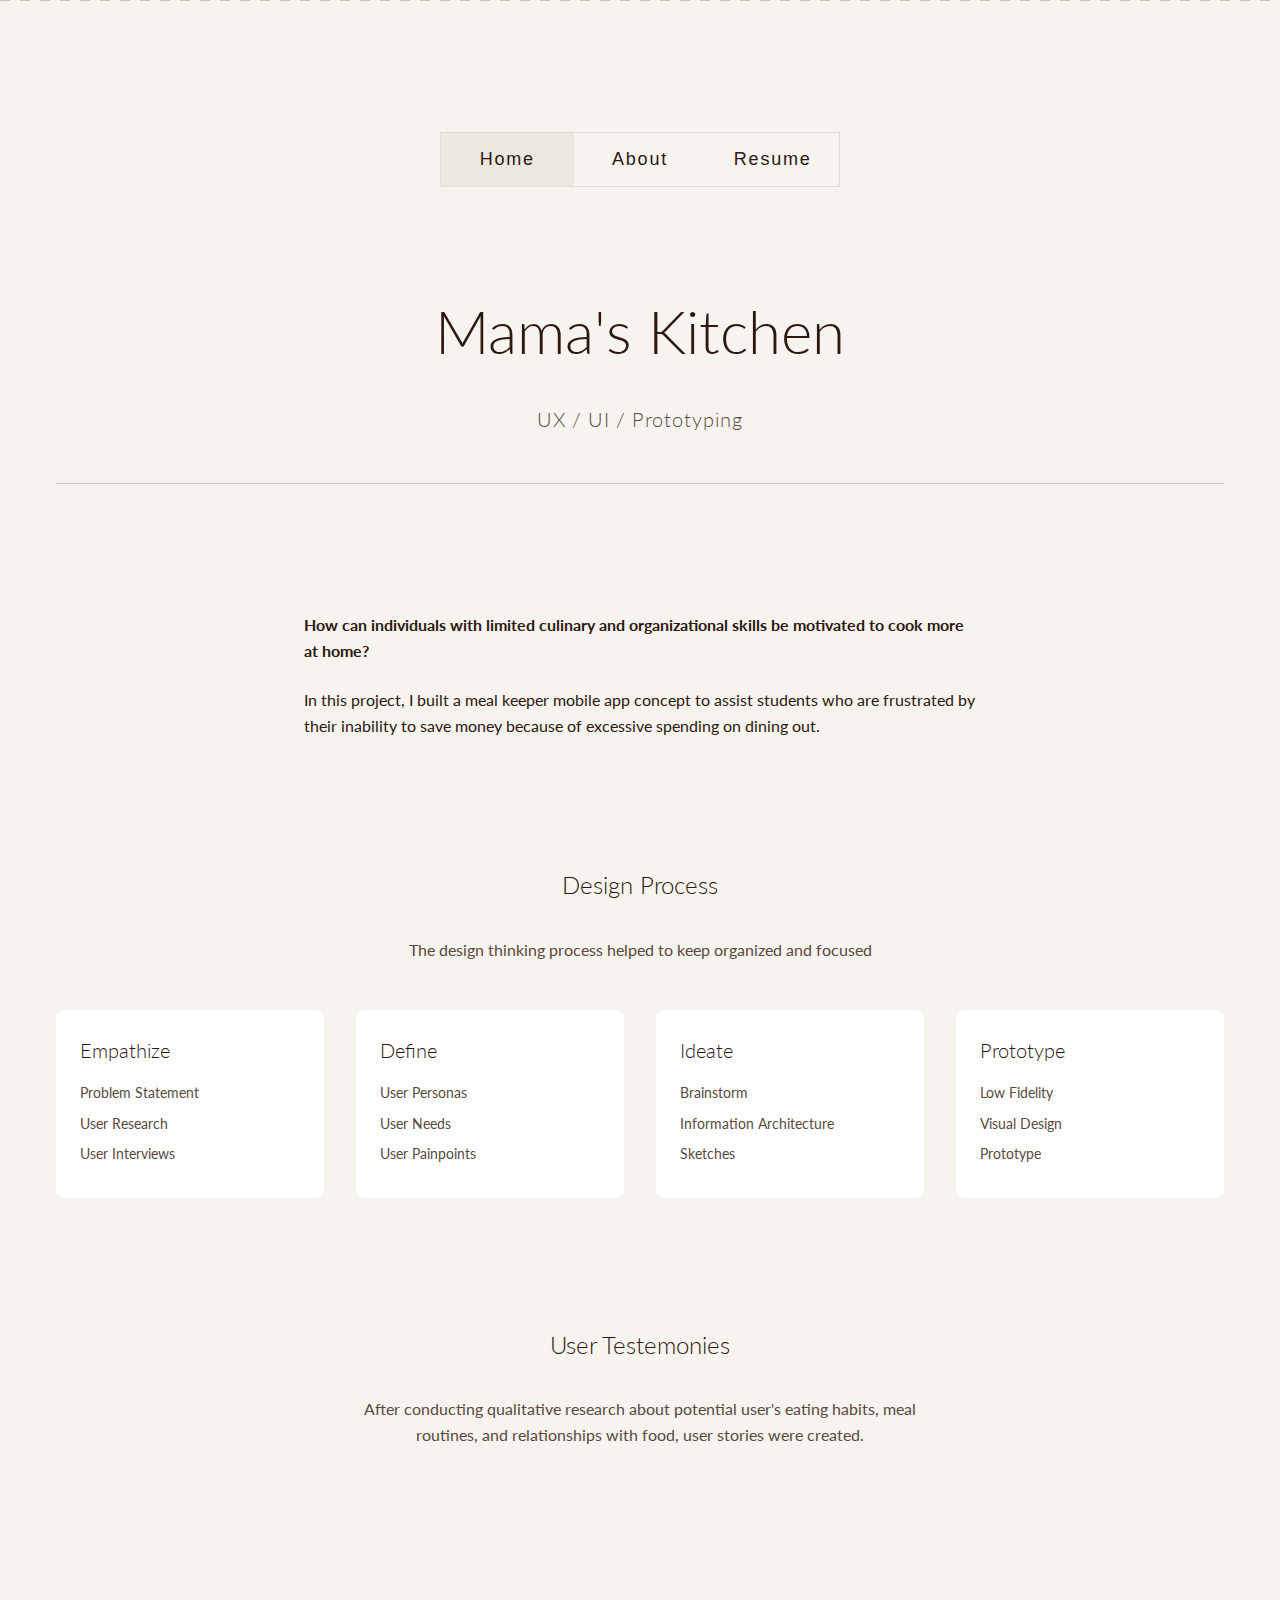
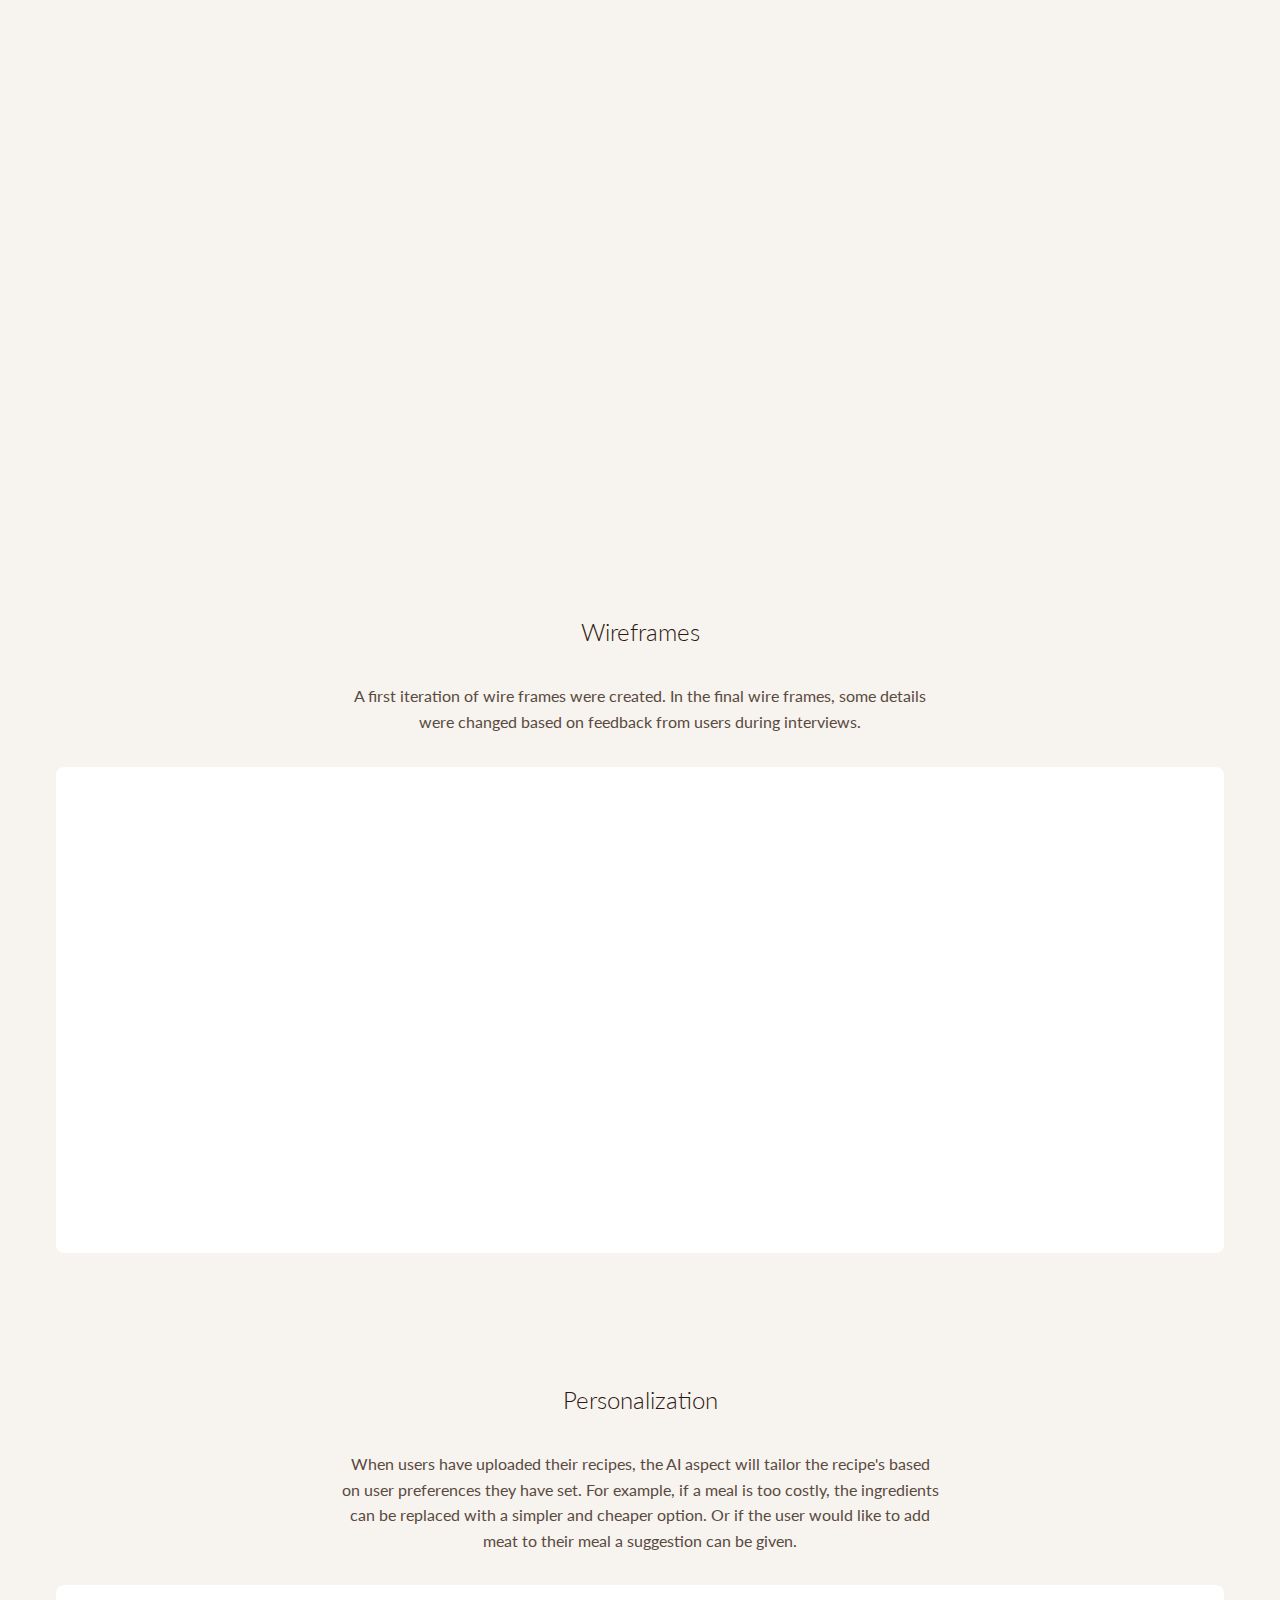
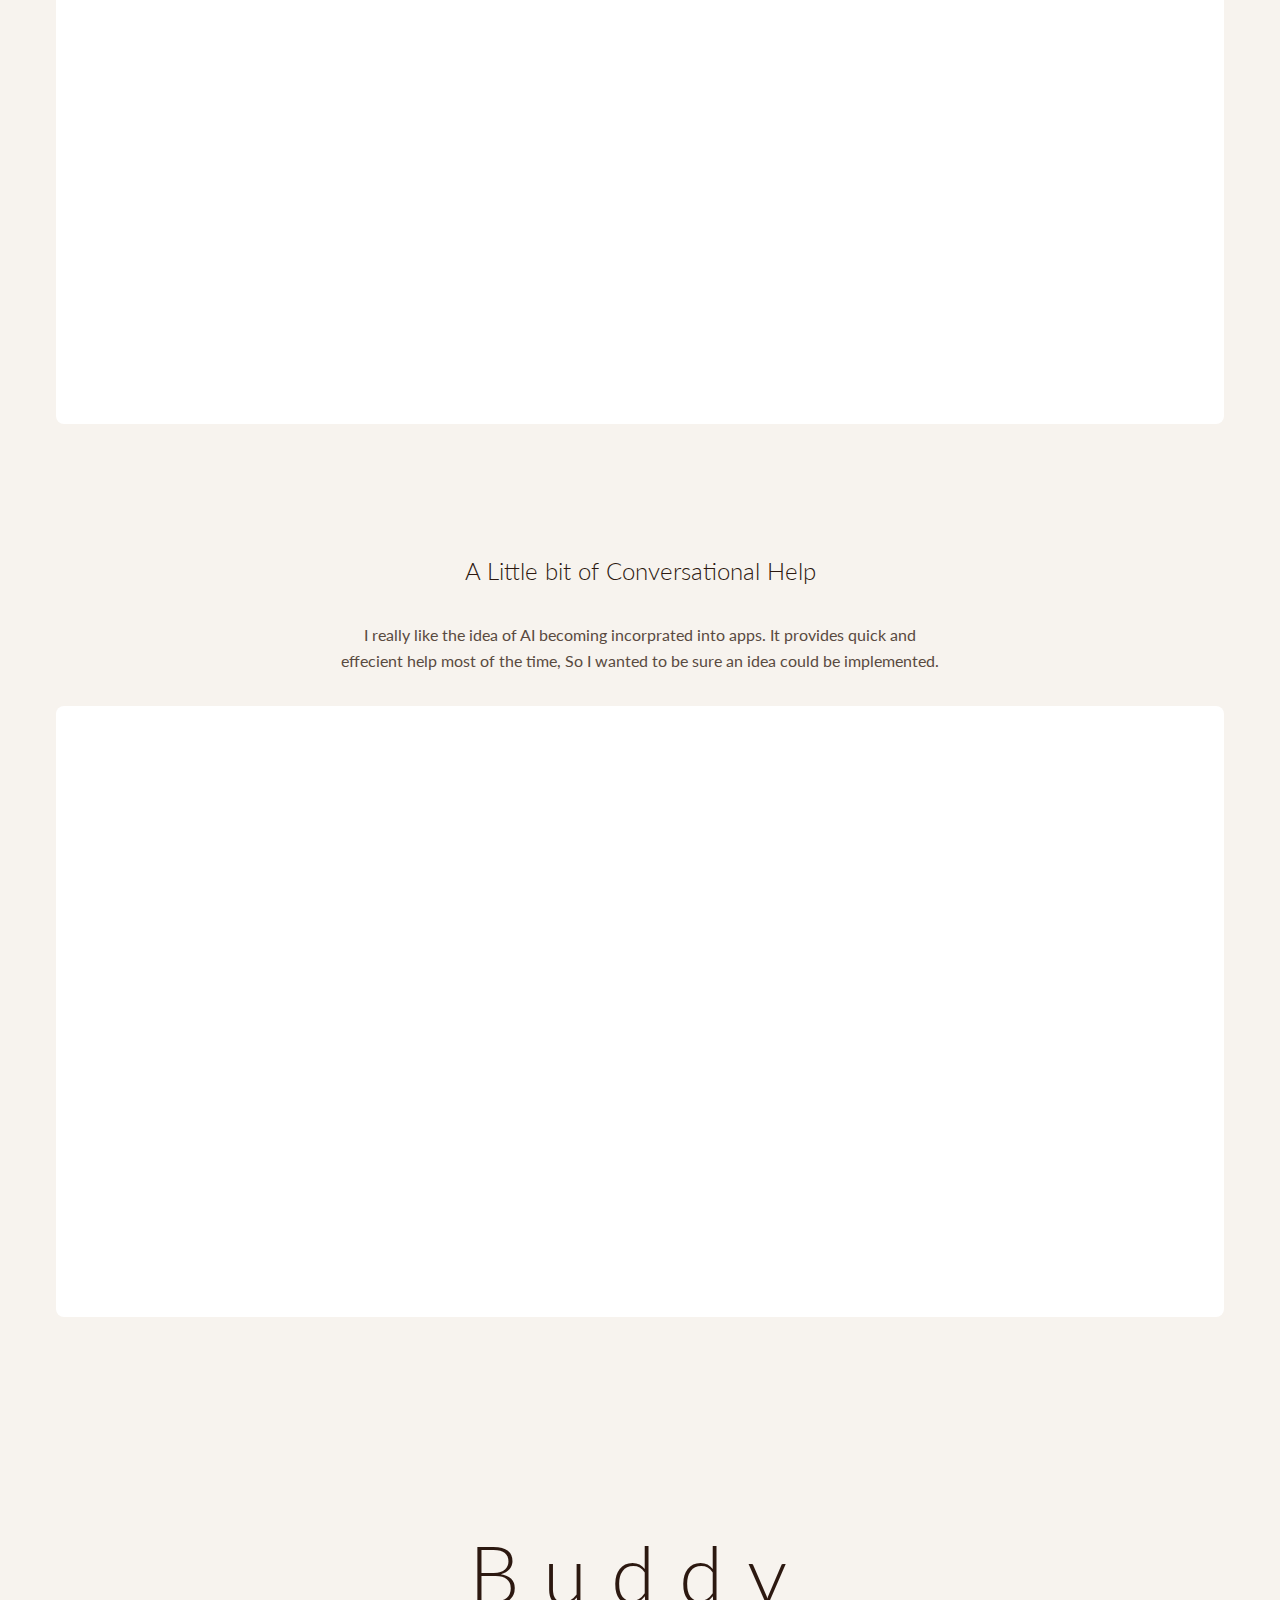
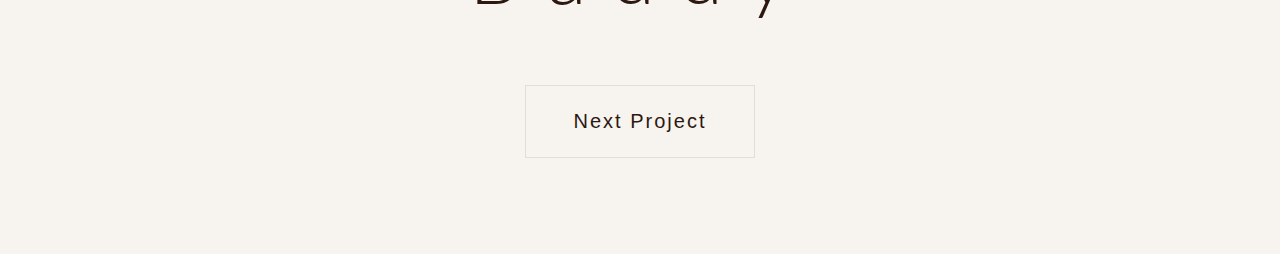
<file: index.html>
<!DOCTYPE html>
<html lang="en">
<head>
  <meta charset="utf-8" />
  <title>Japanese Minimalist Portfolio</title>
  <meta name="viewport" content="width=device-width, initial-scale=1" />
  <link href="https://fonts.googleapis.com/css?family=Lato:300,400,500,700" rel="stylesheet">
  <link href="styles.css" rel="stylesheet" />
</head>
<body>
  <div class="app">
    <!-- Japanese-inspired header pattern -->
    <div class="header-pattern"></div>
      <!-- Navigation -->
    <div class="container">
       <!-- Navigation -->
   <!--   <nav class="nav">
        <div class="tabs">
          <button class="tab active" data-tab="home">ホーム</button>
          <button class="tab" data-tab="about">私について</button>
          <button class="tab" data-tab="work">作品</button>
        </div>
      </nav> -->
      
    <header class="header">
      <nav class="nav">
        <div class="tabs">
          <button class="tab active" data-tab="home">Home</button>
          <button class="tab" data-tab="about">About</button>
          <button class="tab" data-tab="cv">Resume</button>
        </div>
      </nav>
    </header>

      <!-- Hero Section -->
      <section class="hero">
        <h1>Mama's Kitchen</h1>
        <p class="subtitle">UX / UI / Prototyping</p>
        <div class="separator"></div>
      </section>

      <!-- Problem Statement -->
      <section class="problem-statement">
        <div class="content-wrapper">
          
          <p>How can individuals with limited culinary and organizational skills be motivated to cook more at home?</p>
          <p>In this project, I built a meal keeper mobile app concept to assist students who are frustrated by their inability to save money because of excessive spending on dining out.</p>
        </div>
      </section>

      <!-- Design Process -->
      <section class="design-process">
        <h2>Design Process</h2>
        <p>The design thinking process helped to keep organized and focused</p>
        <div class="cards-grid" id="designProcessCards"></div>
      </section>

      <!-- Project Sections -->
      <section class="project-sections">
        <!-- User Stories -->
        <div class="section">
          <h2>User Testemonies</h2>
          <p>After conducting qualitative research about potential user's eating habits, meal routines, and relationships with food, user stories were created.</p>
          <div class="image-container">
            <img src="images/UserStories.png" alt="User stories frame" class="featured-image">
          </div>
        </div>

        <!-- Wireframes -->
        <div class="section">
          <h2>Wireframes</h2>
          <p>A first iteration of wire frames were created. In the final wire frames, some details were changed based on feedback from users during interviews.</p>
          <div class="wireframes-grid">
            <img src="images/wireframe1.png" alt="Wireframe 1">
            <img src="images/wireframe2.png" alt="Wireframe 2">
            <img src="images/wireframe3.png" alt="Wireframe 3">
            <img src="images/wireframe4.png" alt="Wireframe 4">
            <img src="images/wireframe5.png" alt="Wireframe 5">
          </div>
        </div>
         <!-- Personalization -->
         <div class="section">
          <h2>Personalization</h2>
          <p>When users have uploaded their recipes, the AI aspect will tailor the recipe's based on user preferences they have set. For example, if a meal is too costly, the ingredients can be replaced with a simpler and cheaper option. Or if the user would like to add meat to their meal a suggestion can be given. </p>
          <div class="final-designs-grid">
            <img src="images/customization1.png" alt="Final design 1">
            <img src="images/customization2.png" alt="Final design 2">
            <img src="images/customization3.png" alt="Final design 3">
            <img src="images/customization4.png" alt="Final design 4">
          </div>
        </div>
      </section>
        <!-- Final Designs -->
        <div class="section">
          <h2>A Little bit of Conversational Help</h2>
          <p>I really like the idea of AI becoming incorprated into apps. It provides quick and effecient help most of the time, So I wanted to be sure an idea could be implemented.</p>
          <div class="final-designs-grid">
            <img src="images/finaldesign1.png" alt="Final design 1">
            <img src="images/finaldesign2.png" alt="Final design 2">
            <img src="images/finaldesign3.png" alt="Final design 3">
            <img src="images/finaldesign4.png" alt="Final design 4">
          </div>
        </div>
      </section>
      
      <!-- Footer -->
      <!-- Old Footer
      <footer>
        <div class="separator"></div>
        <p>© 2025 All rights reserved</p>
      </footer>
      -->
    </div>
  </div>

<!-- Next Project -->
<footer class="footer">
  <h2>Buddy</h2>
  <button class="next-project">Next Project</button>
</footer>
</div>

<script src="script.js"></script>
</body>
</html>
</file>
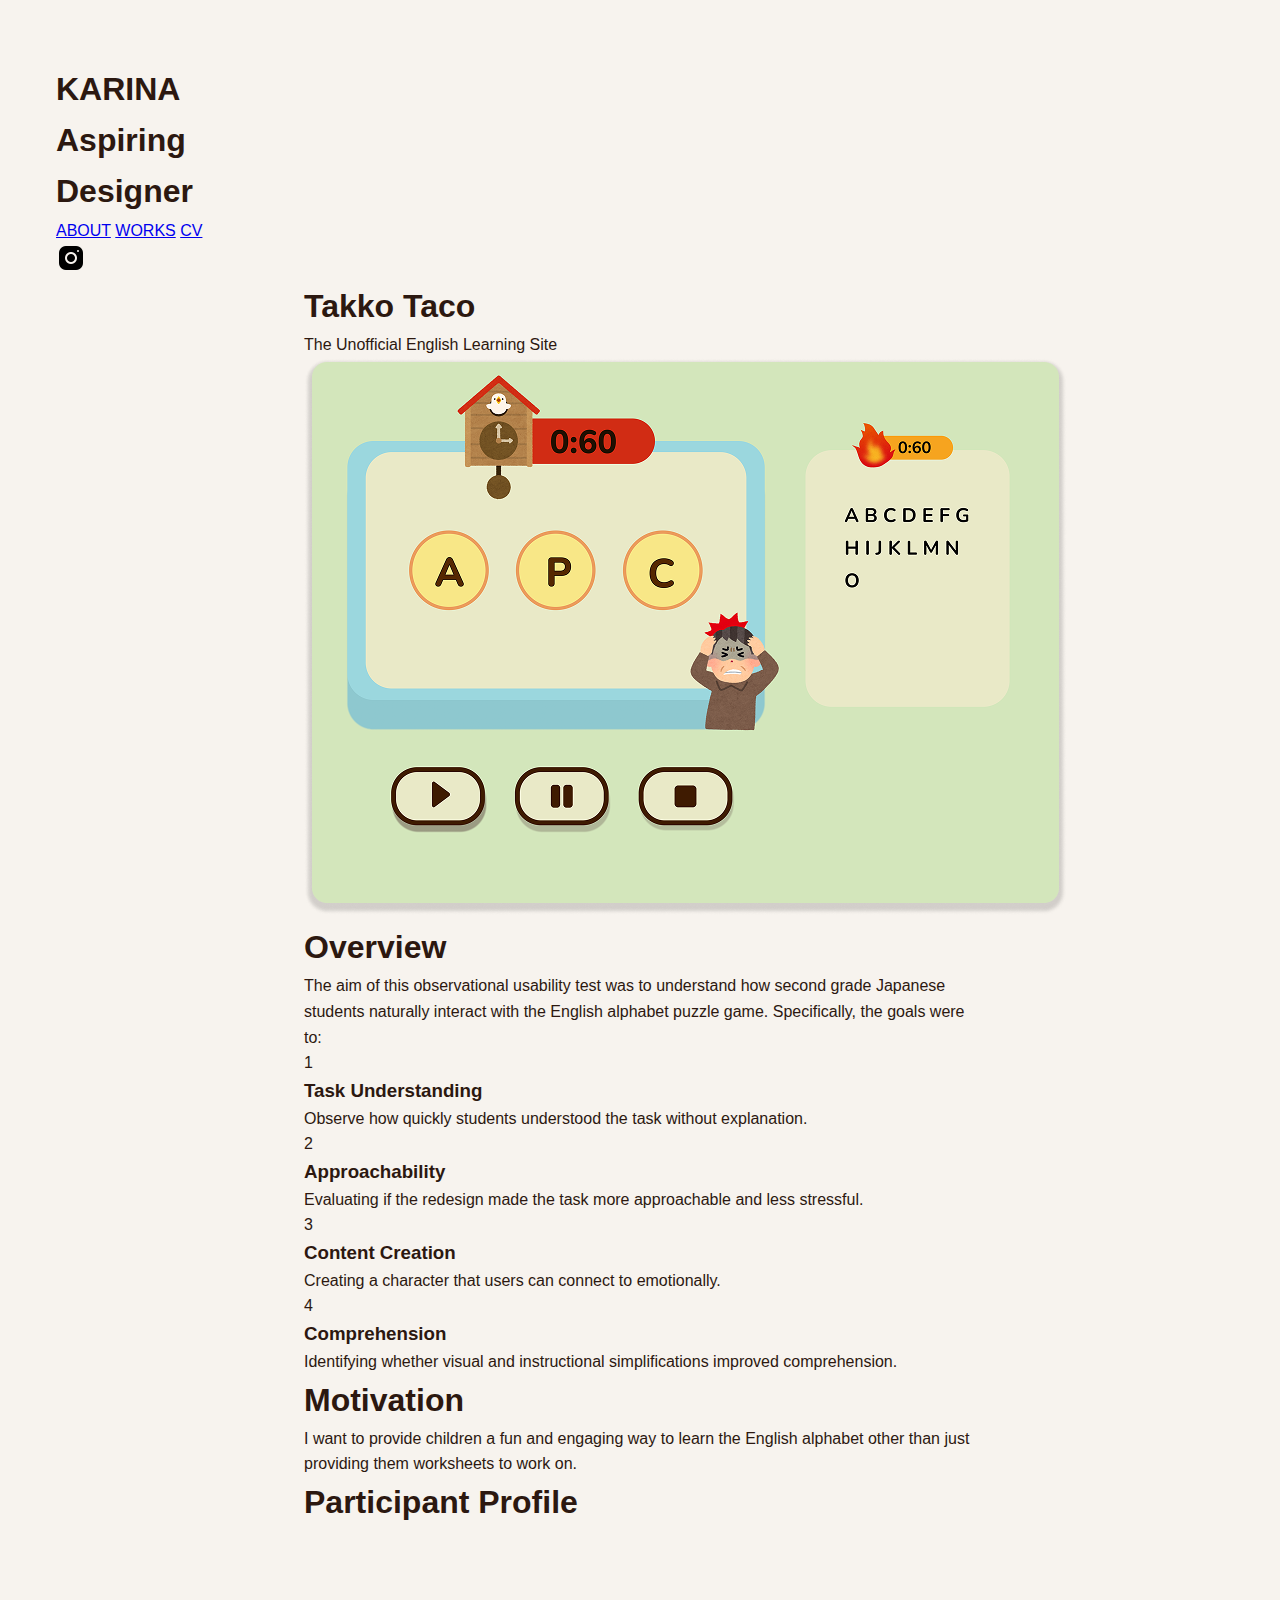
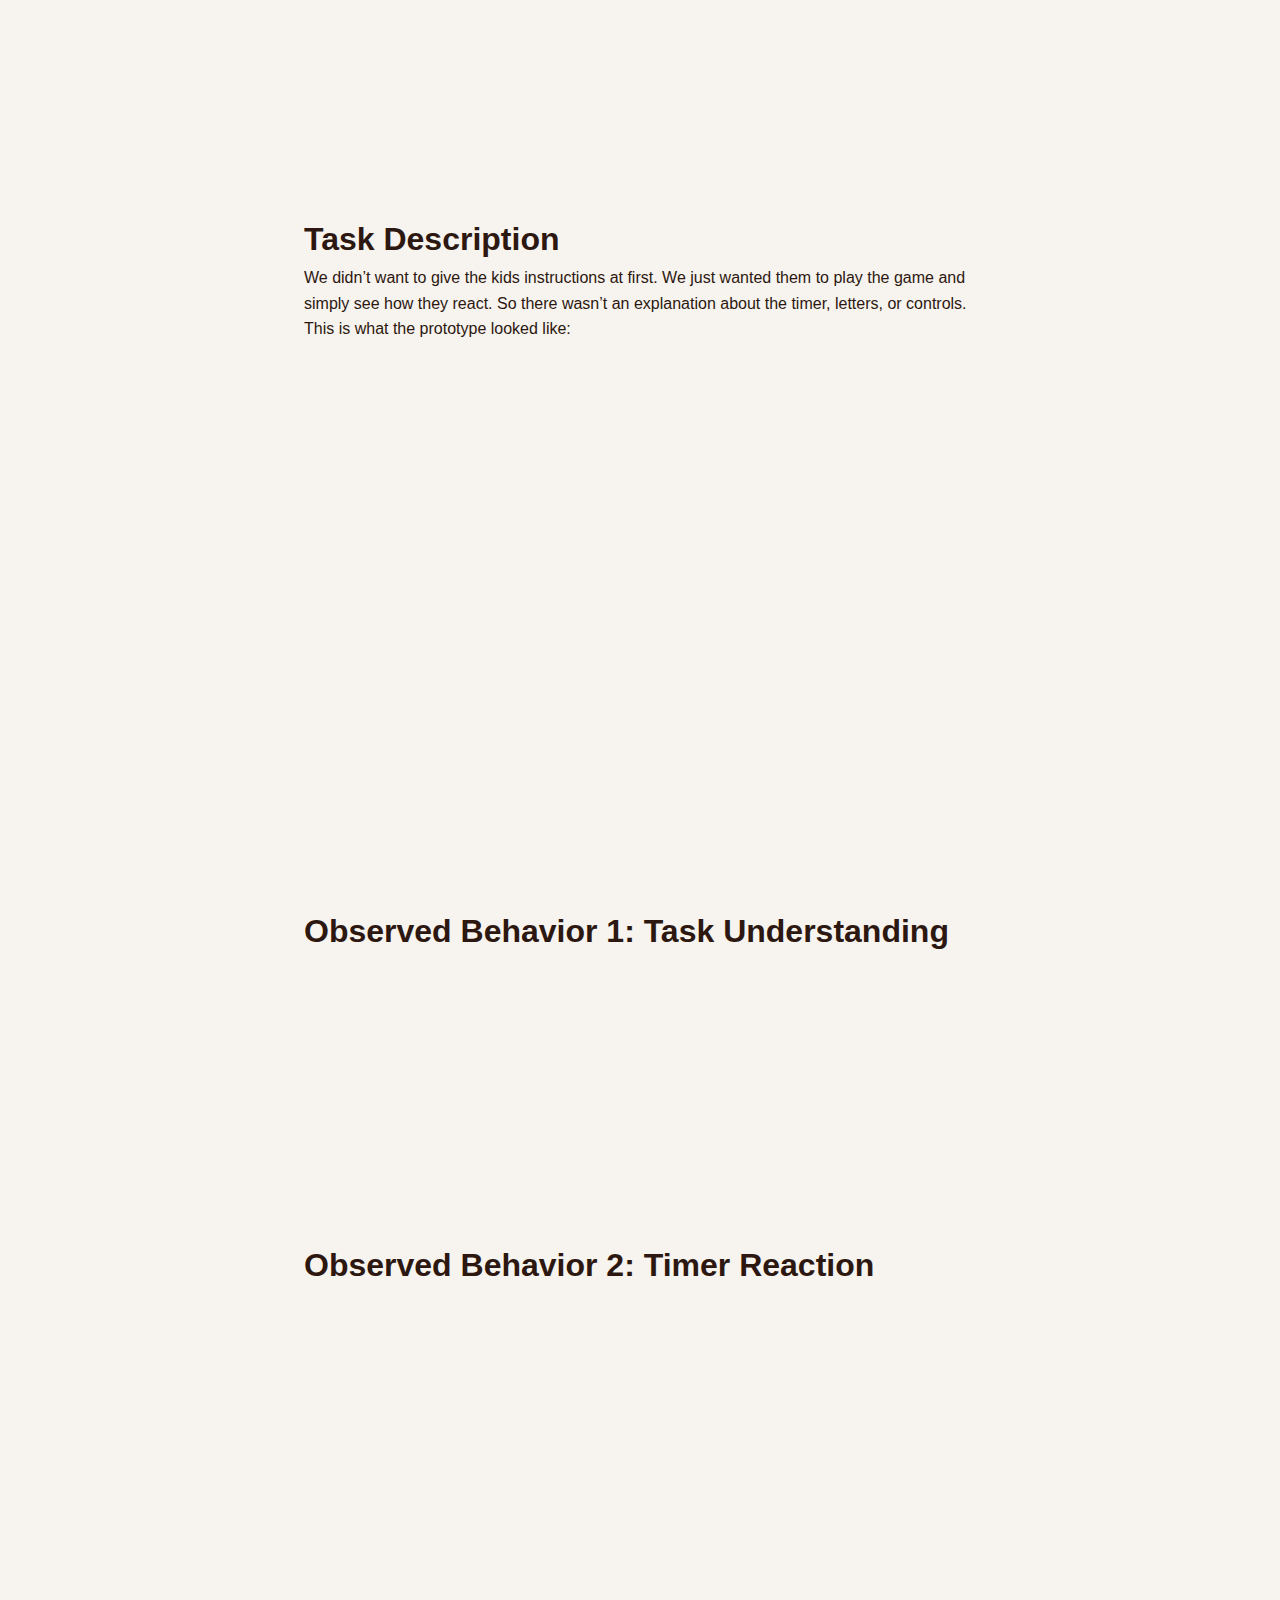
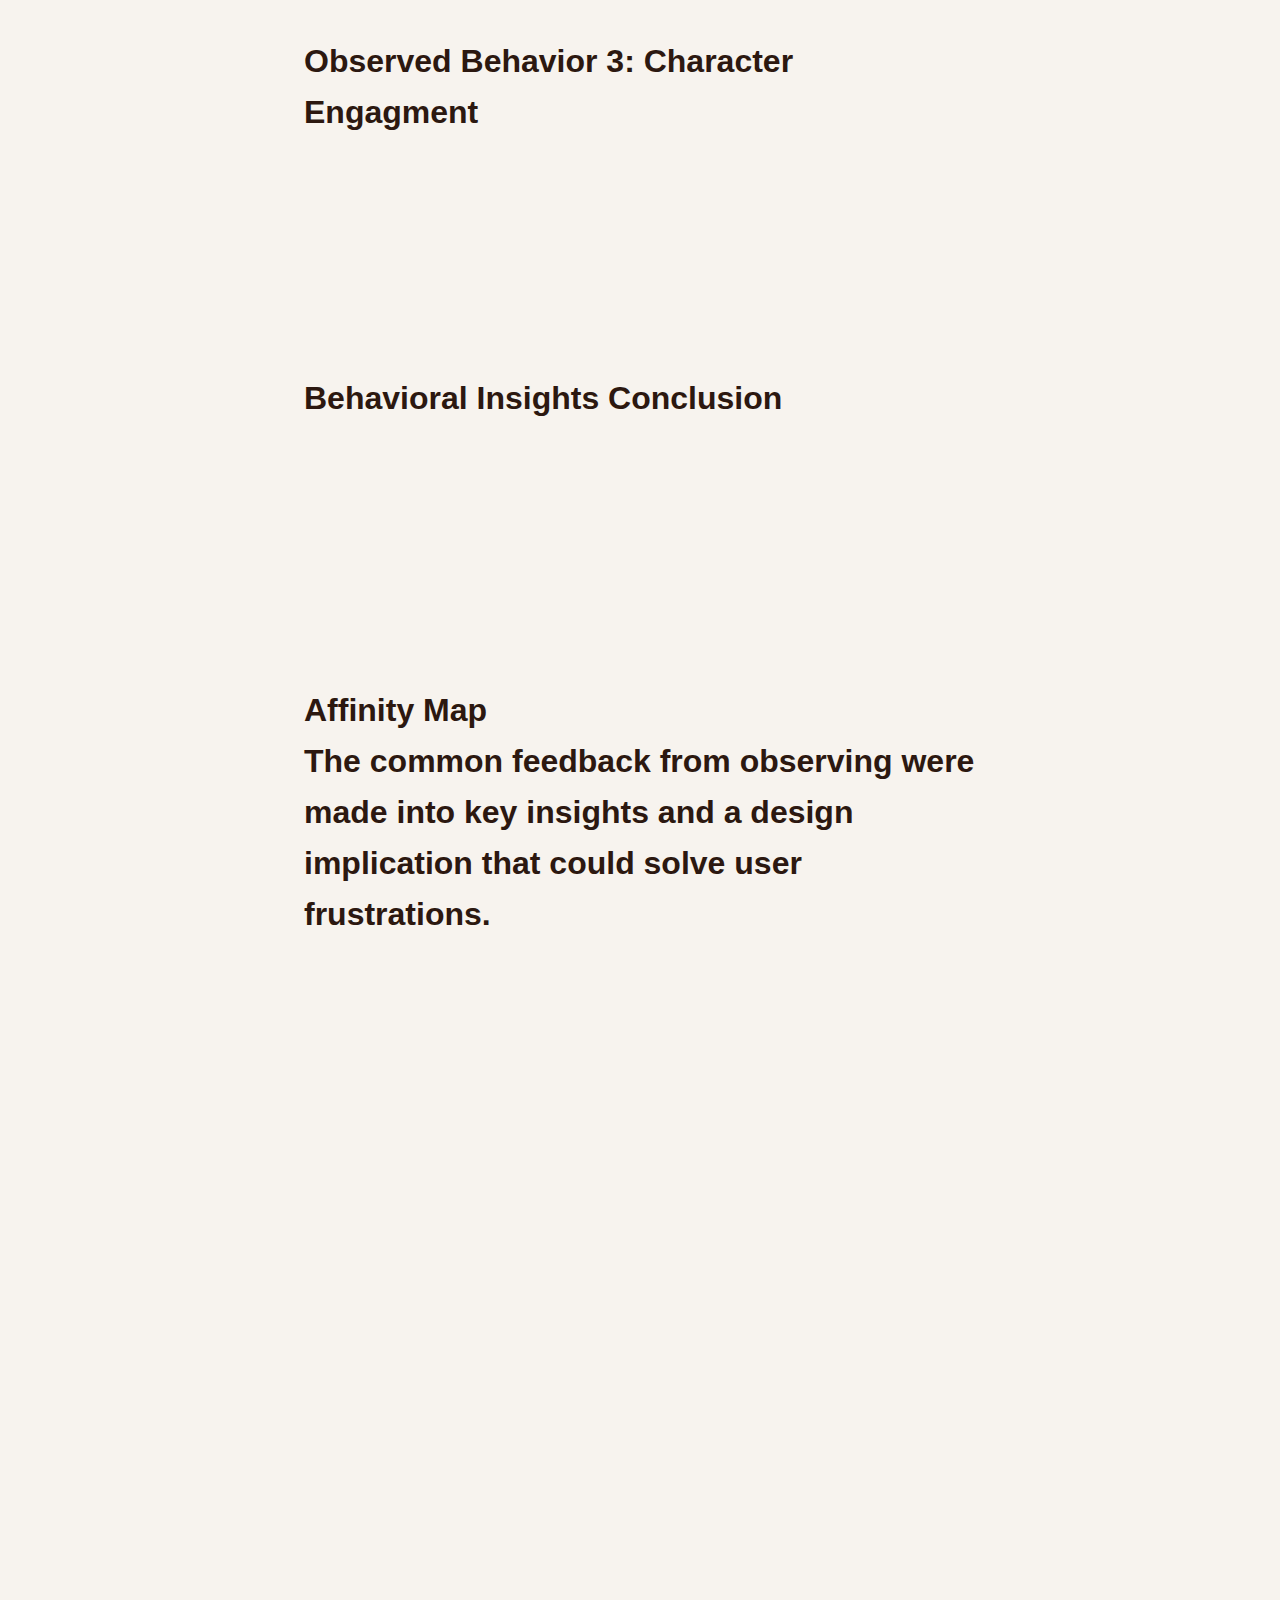
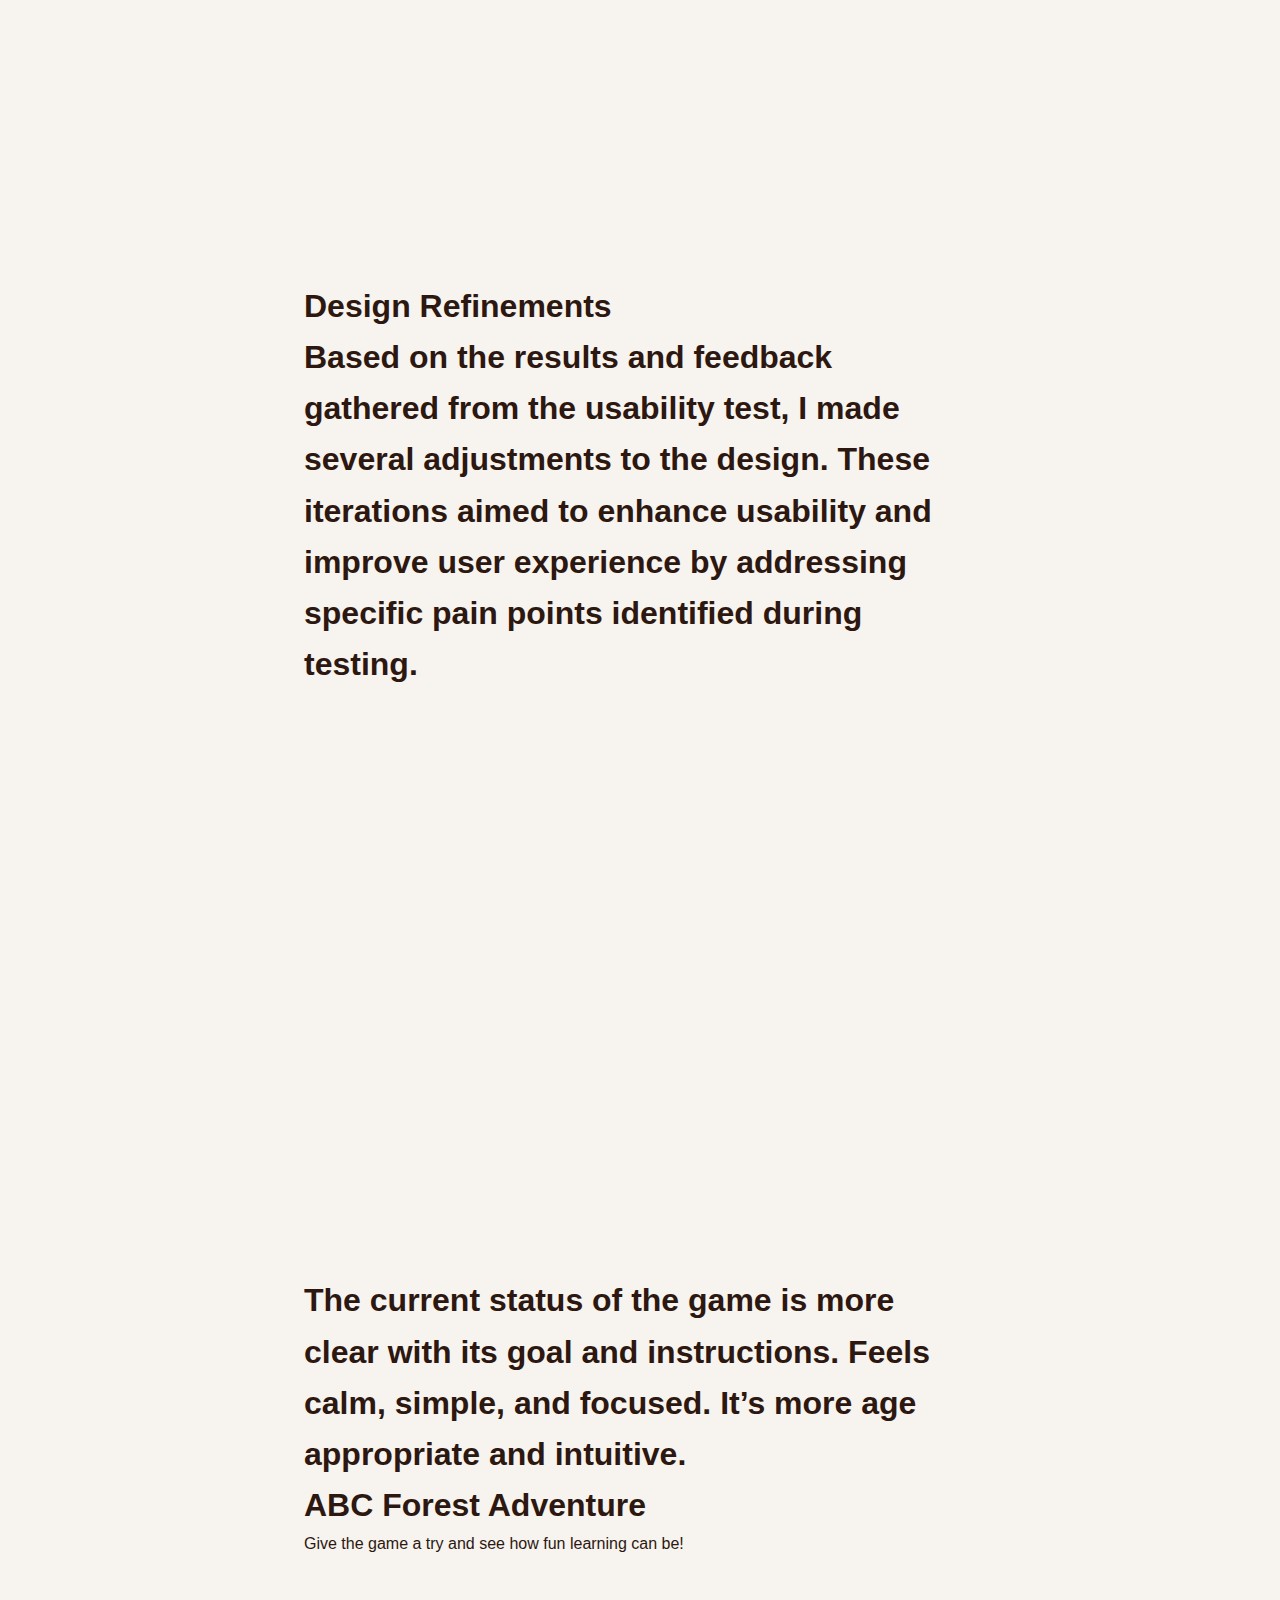
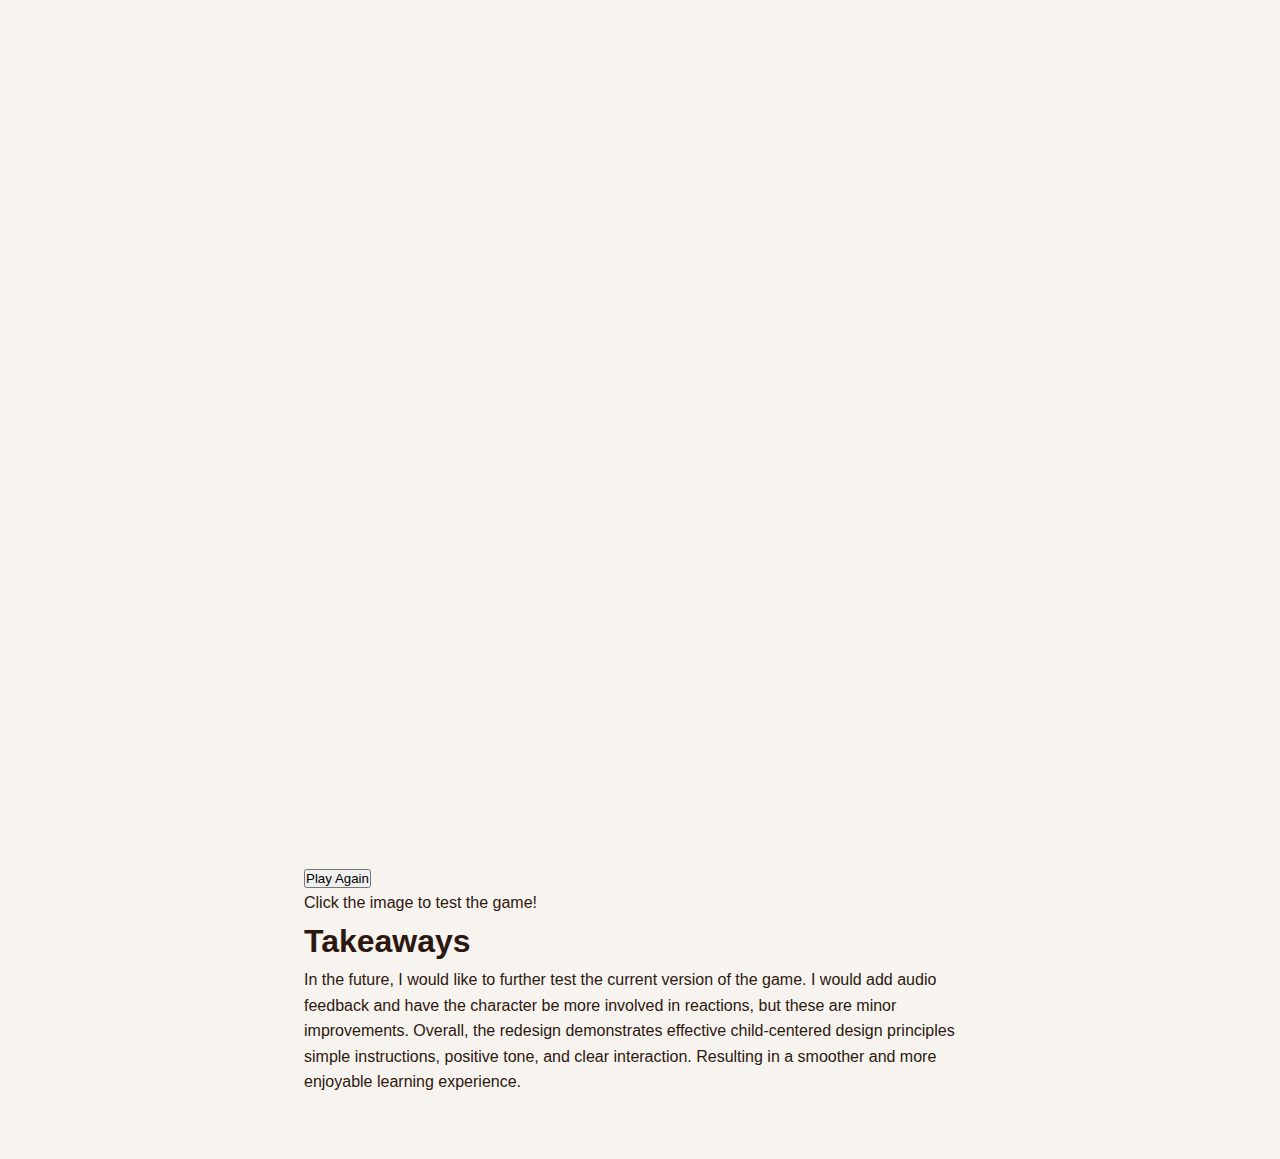
<file: project2.html>
<!DOCTYPE html>
<html lang="en">
<head>
    <meta charset="UTF-8">
    <meta name="viewport" content="width=device-width, initial-scale=1.0">
    <title>Project 01 - Brand Identity</title>
    <link rel="stylesheet" href="styles.css">
</head>
<body>
   <div class="container">
        <!-- Left Navigation -->
        <div class="sidebar">
            <div class="logo">
                  <h1 style="font-weight: bold;">KARINA<br>Aspiring<br>Designer</h1>
            </div>
            
            <nav class="navigation">
              <a href="index.html#ABOUT" class="nav-item" data-section="ABOUT">ABOUT</a>
              <a href="index.html#WORKS" class="nav-item" data-section="WORKS">WORKS</a>
              <a href="index.html#CV" class="nav-item" data-section="CV">CV</a>
            </nav>

            <div class="social-links">
  <a href="https://www.instagram.com/karidoesart" target="_blank" rel="noopener noreferrer">
    <img src="images/Instagram.png" alt="Instagram" class="social-icon">
  </a>
</div>
        </div>
        <!-- Right Content -->
        <div class="content">
            <div class="content-wrapper">
                <h1 class="main-project-heading">Takko Taco</h1>
                <p class="main-project-subheading">The Unofficial English Learning Site</p>

                <div class="framed-section">
                    <img src="images/ABC01.png" alt="Context of Use" class="centered-image framed-section-image">
                </div>
                <h1>Overview</h1>
                <p>The aim of this observational usability test was to understand how second grade Japanese students naturally interact with the English alphabet puzzle game. Specifically, the goals were to:</p>
                <div class="grid">
                    <div class="item">
                      <div class="number">1</div>
                      <div class="text">
                        <h3>Task Understanding</h3>
                        <p>Observe how quickly students understood the task without explanation.</p>
                      </div>
                    </div>
                
                    <div class="item">
                      <div class="number">2</div>
                      <div class="text">
                        <h3>Approachability </h3>
                        <p>Evaluating if the redesign made the task more approachable and less stressful.</p>
                      </div>
                    </div>
                
                    <div class="item">
                      <div class="number">3</div>
                      <div class="text">
                        <h3>Content Creation</h3>
                        <p>Creating a character that users can connect to emotionally.</p>
                      </div>
                    </div>
                
                    <div class="item">
                      <div class="number">4</div>
                      <div class="text">
                        <h3>Comprehension </h3>
                        <p>Identifying whether visual and instructional simplifications improved comprehension.</p>
                      </div>
                    </div>
                  </div>
                  <h1>Motivation</h1>
                <p>I want to provide children a fun and engaging way to learn the English alphabet other than just providing them worksheets to work on. </p>
                <h1>Participant Profile</h1>
                <img src="images/ParticipantProfile.png" alt="Participants" class="centered-image">

                <h1>Task Description</h1>
                <p>We didn’t want to give the kids instructions at first. We just wanted them to play the game and simply see how they react. So there wasn’t an explanation about the timer, letters, or controls. This is what the prototype looked like: </p>
                <img src="images/ABC01.png" alt="Technical Components" class="centered-image">
                <h1>Observed Behavior 1: Task Understanding</h1>
                <img src="images/ObservedBehavior01.png" alt="Technical Components" class="centered-image">
                <h1>Observed Behavior 2: Timer Reaction</h1>
                <img src="images/ObservedBahavior02.png" alt="Technical Components" class="centered-image">
                <h1>Observed Behavior 3: Character Engagment</h1>
                <img src="images/ObservedBehavior03.png" alt="Technical Components" class="centered-image">
                <h1>Behavioral Insights Conclusion</h1>
                <img src="images/InsightsConclusion.png" alt="Technical Components" class="centered-image">
                <h1>Affinity Map<h1>
                <p>The common feedback from observing were made into key insights and a design implication that could solve user frustrations. </p>
                <img src="images/Affinity01.png" alt="Technical Components" class="centered-image">
                <h1>Design Refinements<h1>
                    <p>Based on the results and feedback gathered from the usability test, I made several adjustments to the design. These iterations aimed to enhance usability and improve user experience by addressing specific pain points identified during testing. </p>
                    <img src="images/DesignRefinements.png" alt="Technical Components" class="centered-image">
                    <p>The current status of the game is more clear with its goal and instructions. Feels calm, simple, and focused. It’s more age appropriate and intuitive. </p>
                    <h1>ABC Forest Adventure</h1>
                    <p>Give the game a try and see how fun learning can be!</p>

            
                <div class="project-header">
                    <a href="https://takkotaco.com/game" target="_blank" class="project-image-link">
                        <div class="project-image">
                            <img src="images/ABC.png" alt="ABC Forest Adventure Game Screenshot">
                            <button class="play-again-button">Play Again</button>
                        </div>
                    </a>
                    <p class="click-to-play-message">Click the image to test the game!</p>
                </div>
            <h1>Takeaways</h1>
            <p>In the future, I would like to further test the current version of the game. I would add audio feedback and have the character be more involved in reactions, but these are minor improvements. Overall, the redesign demonstrates effective child-centered design principles simple instructions, positive tone, and clear interaction. Resulting in a smoother and more enjoyable learning experience.</p>
    <script src="script.js"></script>
</body>
</html>
</file>
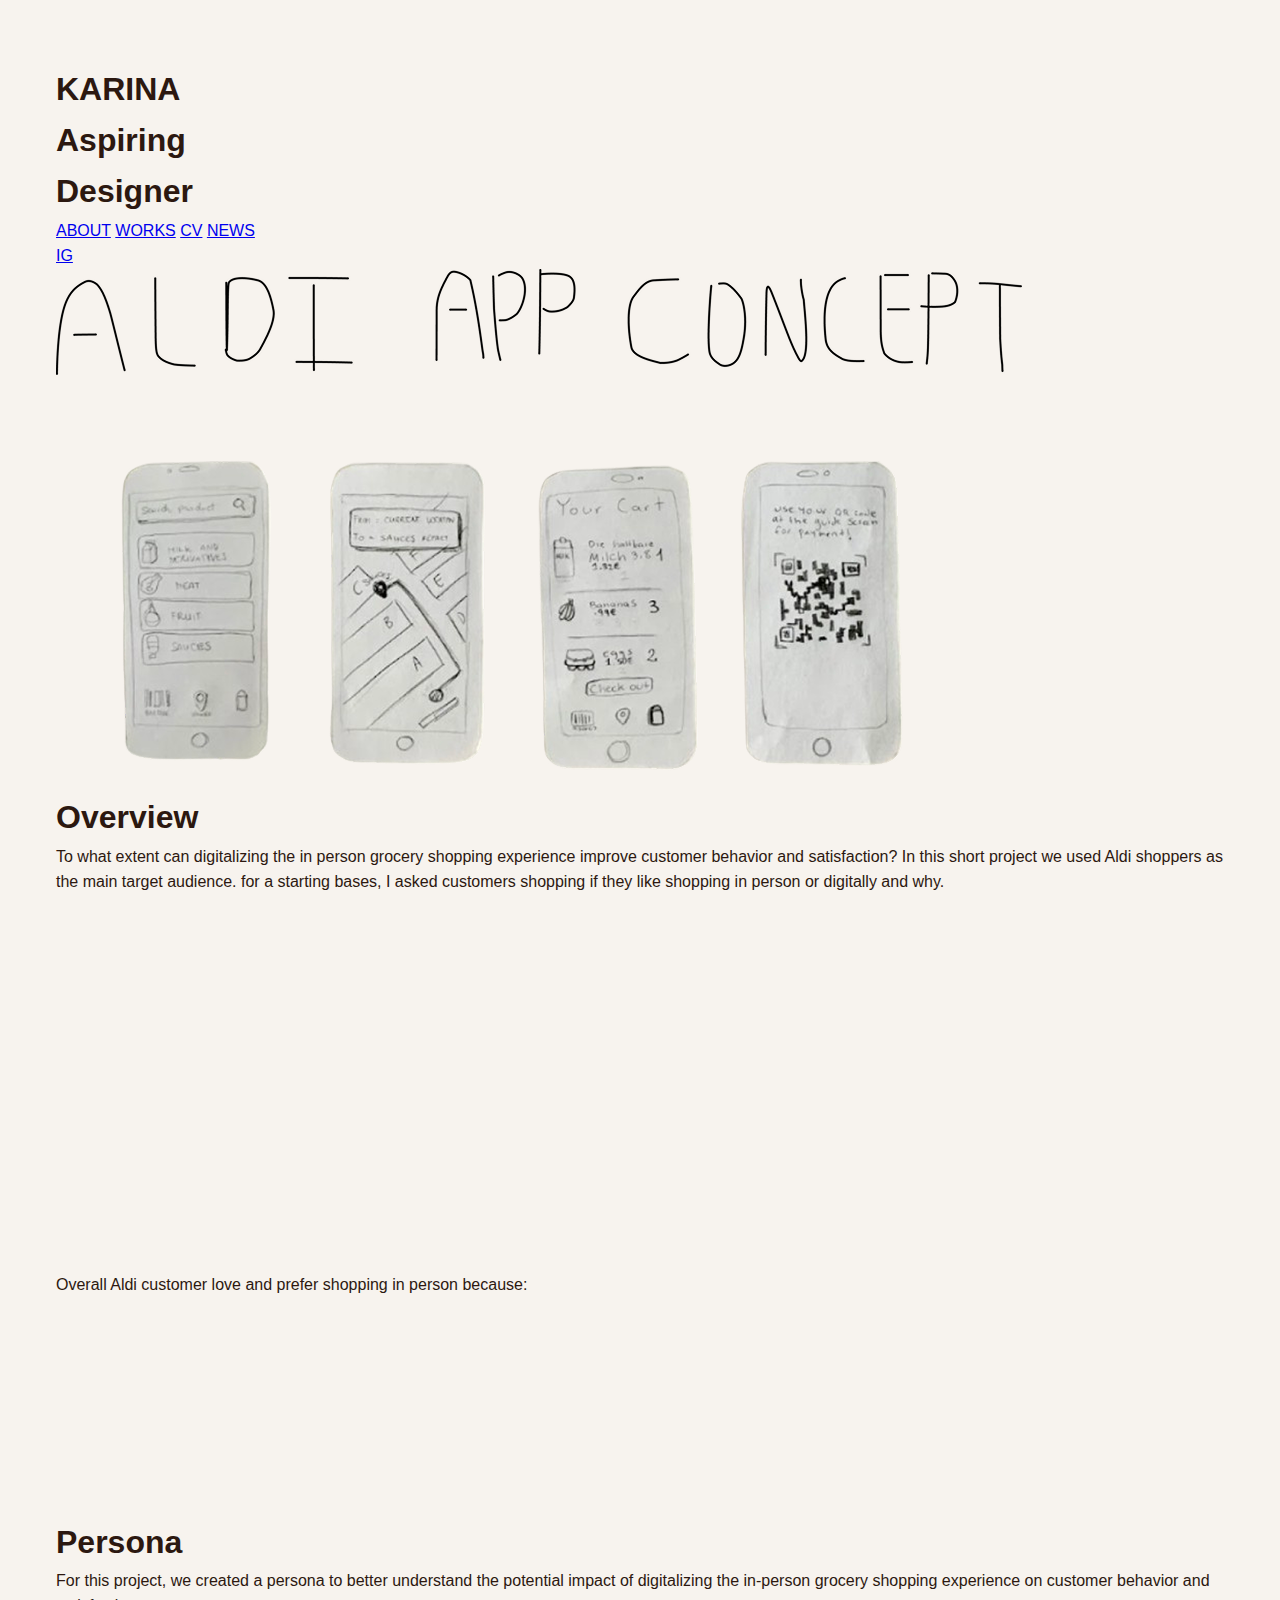
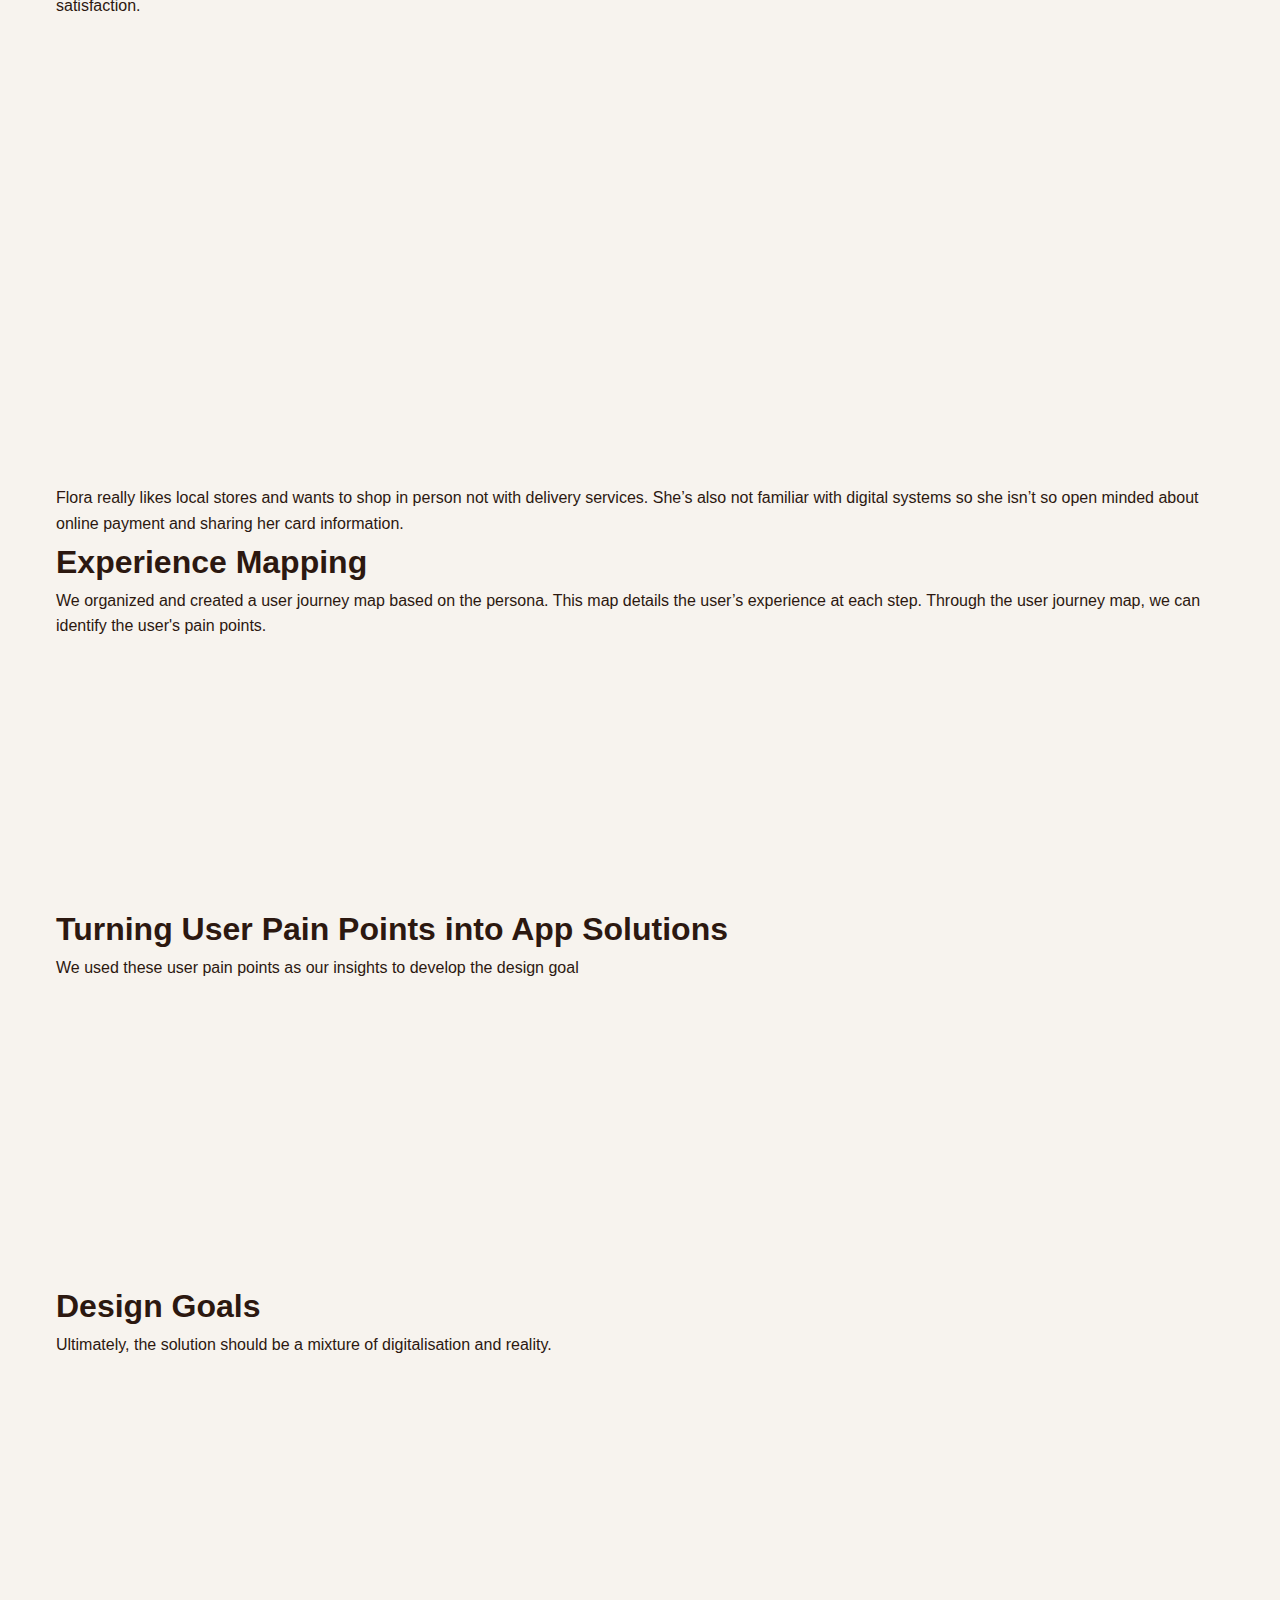
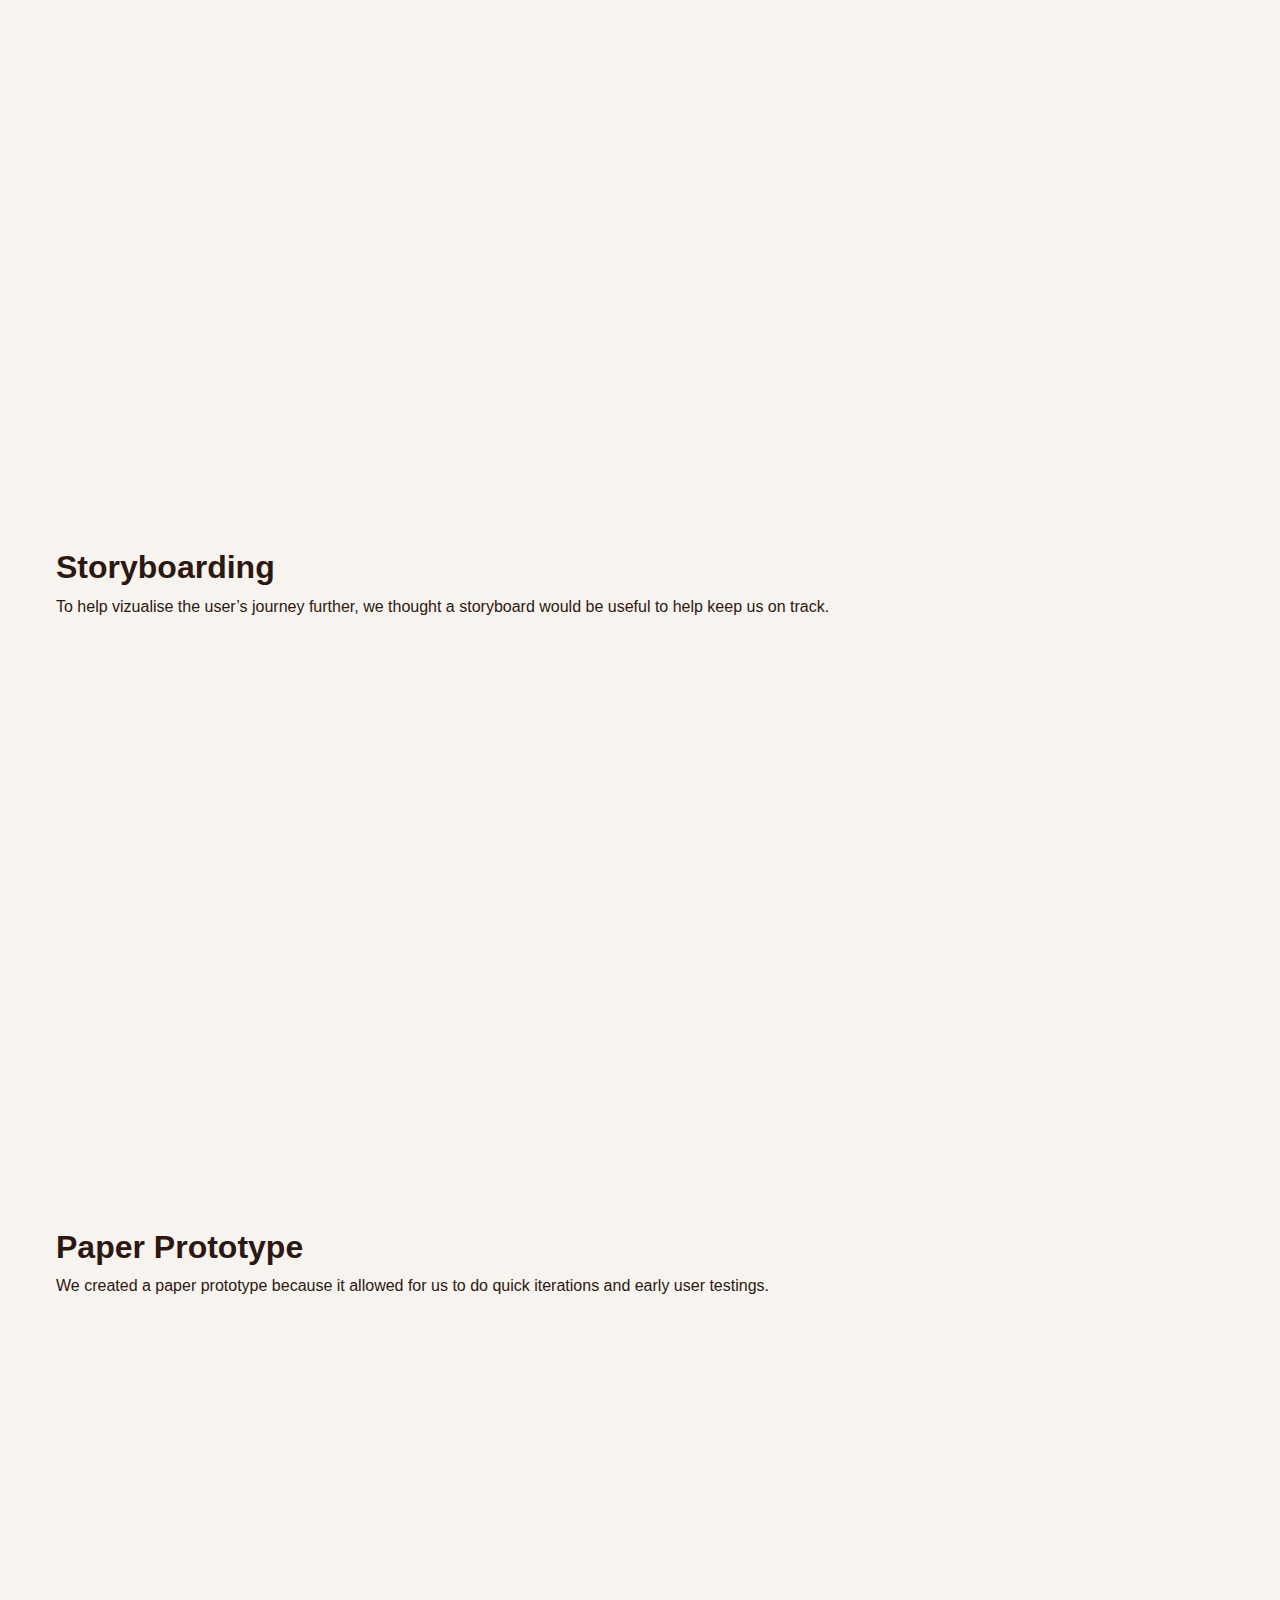
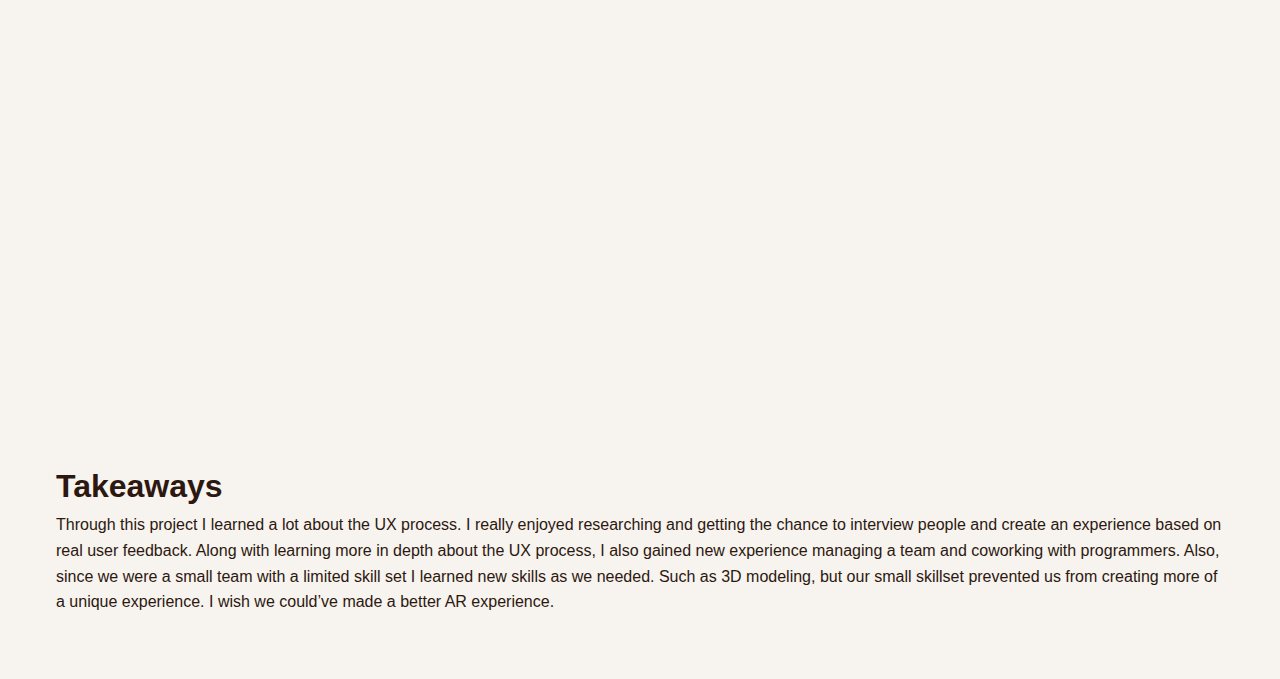
<file: project3.html>
<!DOCTYPE html>
<html lang="en">
<head>
    <meta charset="UTF-8">
    <meta name="viewport" content="width=device-width, initial-scale=1.0">
    <title>Project 03 - App Features</title>
    <link rel="stylesheet" href="styles.css">
</head>
<body>
    <div class="container">
        <!-- Left Navigation Sidebar -->
        <div class="sidebar">
            <div class="logo">
                <h1>KARINA<br>Aspiring<br>Designer</h1>
            </div>
            <nav class="navigation">
                <a href="index.html#ABOUT" class="nav-item" data-section="ABOUT">ABOUT</a>
                <a href="index.html#WORKS" class="nav-item" data-section="WORKS">WORKS</a>
                <a href="index.html#CV" class="nav-item" data-section="CV">CV</a>
                <a href="index.html#NEWS" class="nav-item" data-section="NEWS">NEWS</a>
            </nav>
            <div class="social-links">
                <a href="https://www.instagram.com/karidoesart" target="_blank" rel="noopener noreferrer">IG</a>
            </div>
        </div>
        <!-- Right Content -->
       <div class="content">
             
                <img src="images/AldiApp.png" alt="Before and After Design" class="centered-image">
                <h1>Overview</h1>
                <p>To what extent can digitalizing the in person grocery shopping experience improve customer behavior and satisfaction? In this short project we used Aldi shoppers as the main target audience. for a starting bases, I asked customers shopping if they like shopping in person or digitally and why. </p>
                <img src="images/UserInterviews.png" alt="Before and After Design" class="centered-image">
                <p>Overall Aldi customer love and prefer shopping in person because: </p>
                <img src="images/InterviewResults.png" alt="Before and After Design" class="centered-image">
                <h1>Persona</h1>
                <p>For this project, we created a persona to better understand the potential impact of digitalizing the in-person grocery shopping experience on customer behavior and satisfaction.</p>
                <img src="images/Persona.png" alt="Before and After Design" class="centered-image">
                <p>Flora really likes local stores and wants to shop in person not with delivery services. She’s also not familiar with digital systems so she isn’t so open minded about online payment and sharing her card information. </p>
                <h1>Experience Mapping</h1>
                <p>We organized and created a user journey map based on the persona. This map details the user’s experience at each step. Through the user journey map, we can identify the user's pain points. </p>
                <img src="images/ExperienceMapping.png" alt="Before and After Design" class="centered-image">
                <h1>Turning User Pain Points into App Solutions</h1>
                <p>We used these user pain points  as our insights to develop the design goal  </p>
                <img src="images/UserPoints.png" alt="Before and After Design" class="centered-image">
                <h1>Design Goals</h1>
                <p>Ultimately, the solution should be a mixture of digitalisation and reality. </p>
                <img src="images/DesignGoals.png" alt="Before and After Design" class="centered-image">
                <h1>Storyboarding</h1>
                <p>To help vizualise the user’s journey further, we thought a storyboard would be useful to help keep us on track.  </p>
                <img src="images/Storyboard.png" alt="Before and After Design" class="centered-image">
                <h1>Paper Prototype</h1>
                <p>We created a paper prototype because it allowed for us to do quick iterations and early user testings.  </p>
                <div class="prototype-flex-container">
                    <img src="images/Prototype.png" alt="Paper Prototype" class="centered-image">
                    <img src="images/MovingPrototype.gif" alt="Moving Prototype GIF" class="centered-image">
                </div>
                
            <h1>Takeaways</h1>
            <p>Through this project I learned a lot about the UX process. I really enjoyed researching and getting the chance to interview people and create an experience based on real user feedback. Along with learning more in depth about the UX process, I also gained new experience managing a team and coworking with programmers. Also, since we were a small team with a limited skill set I learned new skills as we needed. Such as 3D modeling, but our small skillset prevented us from creating more of a unique experience. I wish we could’ve made a better AR experience.</p>
    <script src="script.js"></script>
</body>
</html>
</file>
<file: styles.css>
/* Base styles */
:root {
  --bg-color: #F7F3EE;
  --text-primary: #2C1810;
  --text-secondary: #594A41;
  --accent: #D4C1B3;
  --white: #FFFFFF;
  --max-width: 1200px;
  --transition: all 0.3s ease-in-out;
}

* {
  margin: 0;
  padding: 0;
  box-sizing: border-box;
}

body {
  background-color: var(--bg-color);
  color: var(--text-primary);
  font-family: 'Lato', sans-serif;
  line-height: 1.6;
}

.app {
  min-height: 100vh;
}

.container {
  max-width: var(--max-width);
  margin: 0 auto;
  padding: 4rem 1rem;
}

/* Header Pattern */
.header-pattern {
  height: 4px;
  width: 100%;
  background-image: linear-gradient(to right, var(--accent) 50%, transparent 50%);
  background-size: 20px 1px;
  background-repeat: repeat-x;
}

/* Navigation 
.nav {
  margin-bottom: 6rem;
}

.tabs {
  display: flex;
  justify-content: center;
  gap: 2rem;
  border-bottom: 1px solid var(--accent);
  padding-bottom: 0.5rem;
}

.tab {
  background: none;
  border: none;
  color: var(--text-secondary);
  font-size: 1.125rem;
  cursor: pointer;
  transition: var(--transition);
  padding: 0.5rem 1rem;
}

.tab:hover, .tab.active {
  color: var(--text-primary);
} */
/* Header & Navigation */
.header {
  padding: 4rem 0 6rem;
}

.nav {
  max-width: 400px;
  margin: 0 auto;
}

.tabs {
  display: flex;
  border: 1px solid rgba(155, 133, 121, 0.2);
  border-radius: 0;
  overflow: hidden;
}

.tab {
  flex: 1;
  padding: 1rem;
  border: none;
  background: transparent;
  color: var(--zen-text);
  font-size: 1.125rem;
  letter-spacing: 0.1em;
  cursor: pointer;
  transition: all 0.3s ease;
}

.tab:hover {
  background-color: rgba(155, 133, 121, 0.05);
}

.tab.active {
  background-color: rgba(155, 133, 121, 0.1);
  color: var(--zen-accent);
}

/* Hero Section */
.hero {
  text-align: center;
  margin-bottom: 8rem;
}

.hero h1 {
  font-size: 3.75rem;
  font-weight: 300;
  margin-bottom: 1.5rem;
}

.subtitle {
  font-size: 1.25rem;
  color: var(--text-secondary);
  font-weight: 300;
  letter-spacing: 0.05em;
}

/* Separator */
.separator {
  height: 1px;
  background-color: var(--accent);
  margin: 3rem 0;
}

/* Content Sections */
.content-wrapper {
  max-width: 42rem;
  margin: 0 auto;
  text-align: left;
}

.problem-statement p:first-of-type {
  font-weight: bold;
  margin-bottom: 1.5rem;
}

.design-process p {
  text-align: center;
  margin-bottom: 3rem;
  color: var(--text-secondary);
}

.section p {
  text-align: center;
  margin-bottom: 2rem;
  color: var(--text-secondary);
  max-width: 600px;
  margin-left: auto;
  margin-right: auto;
}

section {
  margin-bottom: 8rem;
}

h2 {
  font-size: 1.5rem;
  font-weight: 300;
  margin-bottom: 2rem;
  text-align: center;
}

/* Cards Grid */
.cards-grid {
  display: grid;
  grid-template-columns: repeat(auto-fit, minmax(250px, 1fr));
  gap: 2rem;
}

.card {
  background-color: var(--white);
  padding: 1.5rem;
  border-radius: 0.5rem;
  transition: var(--transition);
}

.card:hover {
  box-shadow: 0 4px 6px rgba(0, 0, 0, 0.1);
}

.card h3 {
  font-size: 1.25rem;
  font-weight: 300;
  margin-bottom: 1rem;
  color: var(--text-primary);
}

.card ul {
  list-style: none;
}

.card li {
  color: var(--text-secondary);
  font-size: 0.875rem;
  margin-bottom: 0.5rem;
}

/* Image Grids */
.wireframes-grid, .final-designs-grid {
  display: grid;
  gap: 2rem;
  padding: 2rem;
  background-color: var(--white);
  border-radius: 0.5rem;
  margin-bottom: 8rem;
}

.image-container {
  display: flex;
  justify-content: center;
  align-items: center;
  margin: 0 auto;
  max-width: 800px;
  padding: 2rem;
}

.wireframes-grid {
  grid-template-columns: repeat(5, 1fr);
}

.final-designs-grid {
  grid-template-columns: repeat(4, 1fr);
}

.wireframes-grid img, .final-designs-grid img {
  width: 100%;
  height: auto;
  border-radius: 0.5rem;
}

.featured-image {
  max-width: 100%;
  height: auto;
  border-radius: 0.5rem;
  box-shadow: 0 4px 6px rgba(0, 0, 0, 0.1);
}

/* Footer
footer {
  text-align: center;
  padding-bottom: 4rem;
}

footer p {
  color: var(--text-secondary);
  font-size: 0.875rem;
} */
 /* Footer */
.footer {
  text-align: center;
  padding-bottom: 6rem;
}

.footer h2 {
  font-size: 5rem;
  font-weight: 300;
  letter-spacing: 0.3em;
  margin-bottom: 3rem;
}

.next-project {
  font-size: 1.25rem;
  letter-spacing: 0.1em;
  color: var(--zen-accent);
  background: transparent;
  border: 1px solid rgba(155, 133, 121, 0.2);
  padding: 1.5rem 3rem;
  cursor: pointer;
  transition: all 0.3s ease;
}

.next-project:hover {
  color: var(--zen-text);
  border-color: rgba(155, 133, 121, 0.4);
}

/* Responsive Design */
@media (max-width: 1024px) {
  .wireframes-grid {
    grid-template-columns: repeat(3, 1fr);
  }

  .final-designs-grid {
    grid-template-columns: repeat(2, 1fr);
  }
}

@media (max-width: 768px) {
  .container {
    padding: 2rem 1rem;
  }

  .hero h1 {
    font-size: 2.5rem;
  }

  .wireframes-grid {
    grid-template-columns: repeat(2, 1fr);
  }

  .final-designs-grid {
    grid-template-columns: 1fr;
  }
}

@media (max-width: 480px) {
  .wireframes-grid {
    grid-template-columns: 1fr;
  }

  .tabs {
    flex-direction: column;
    align-items: center;
  }
}
</file>
